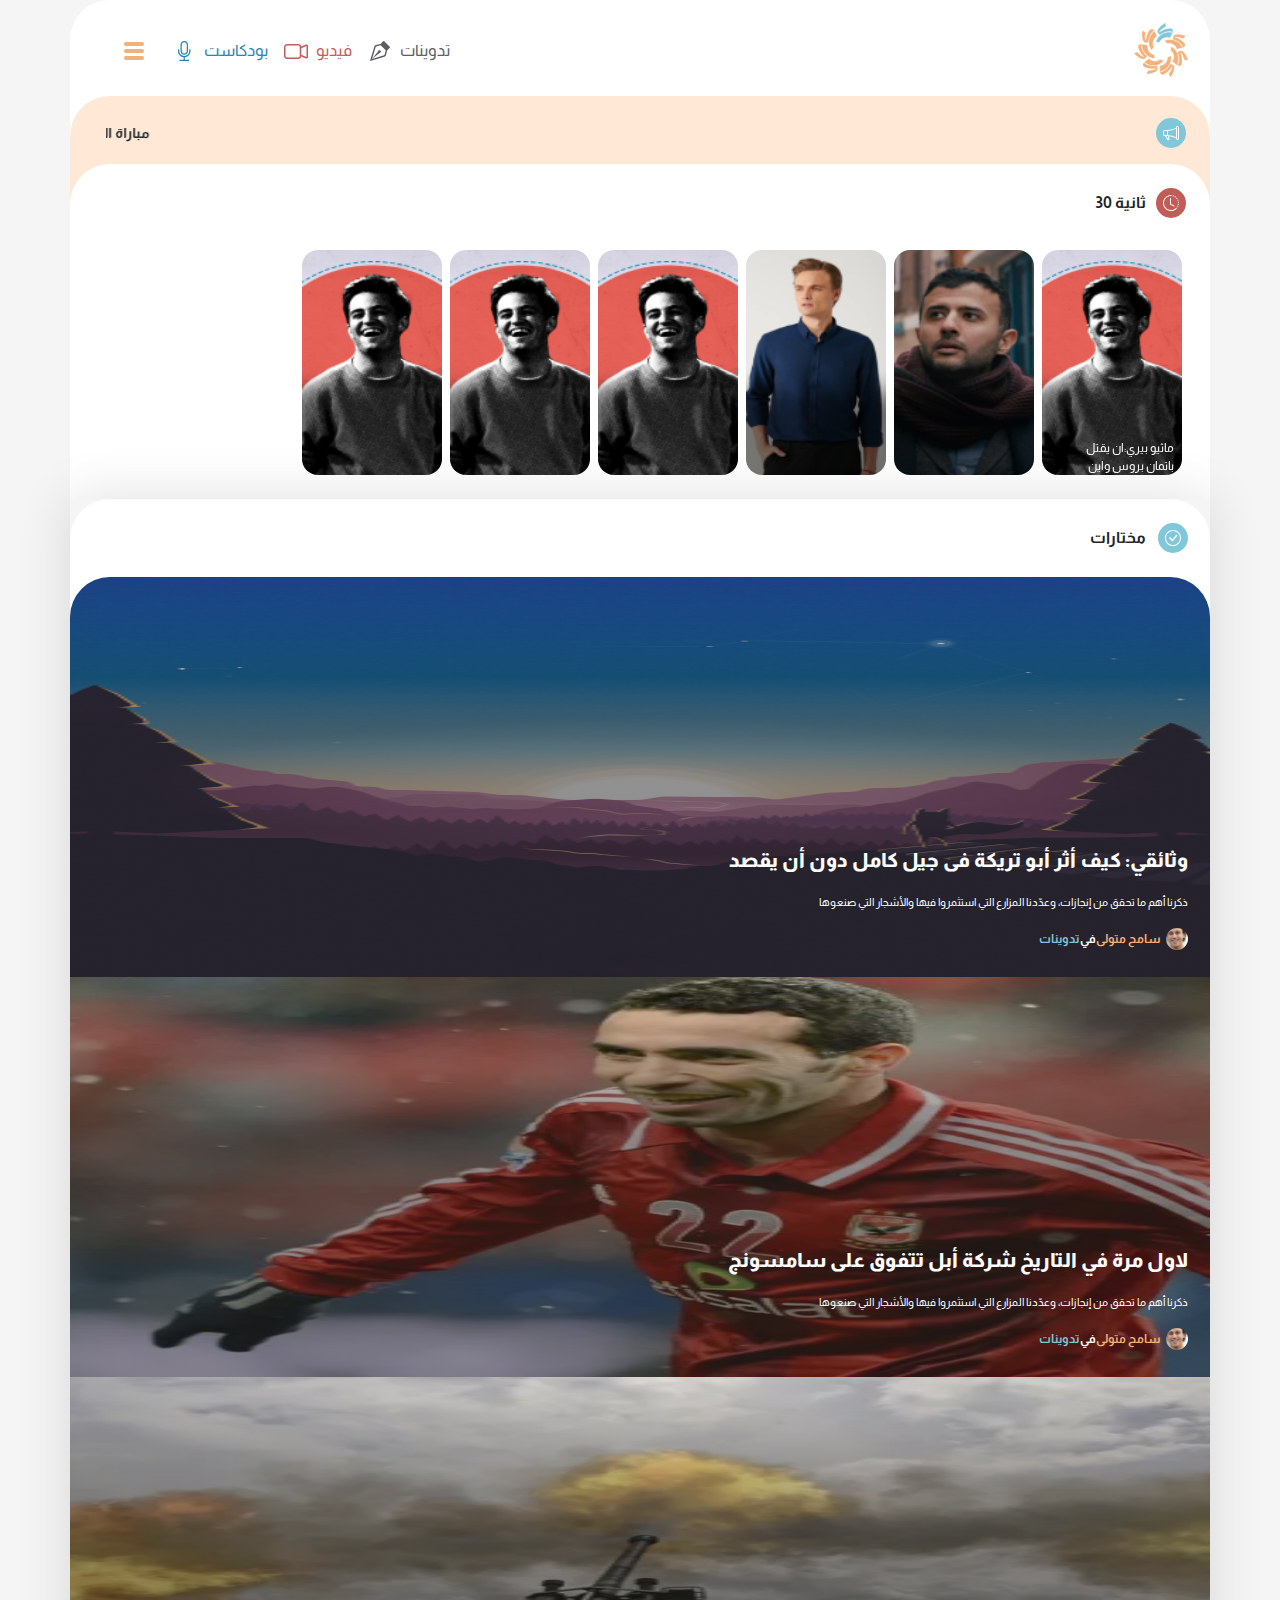
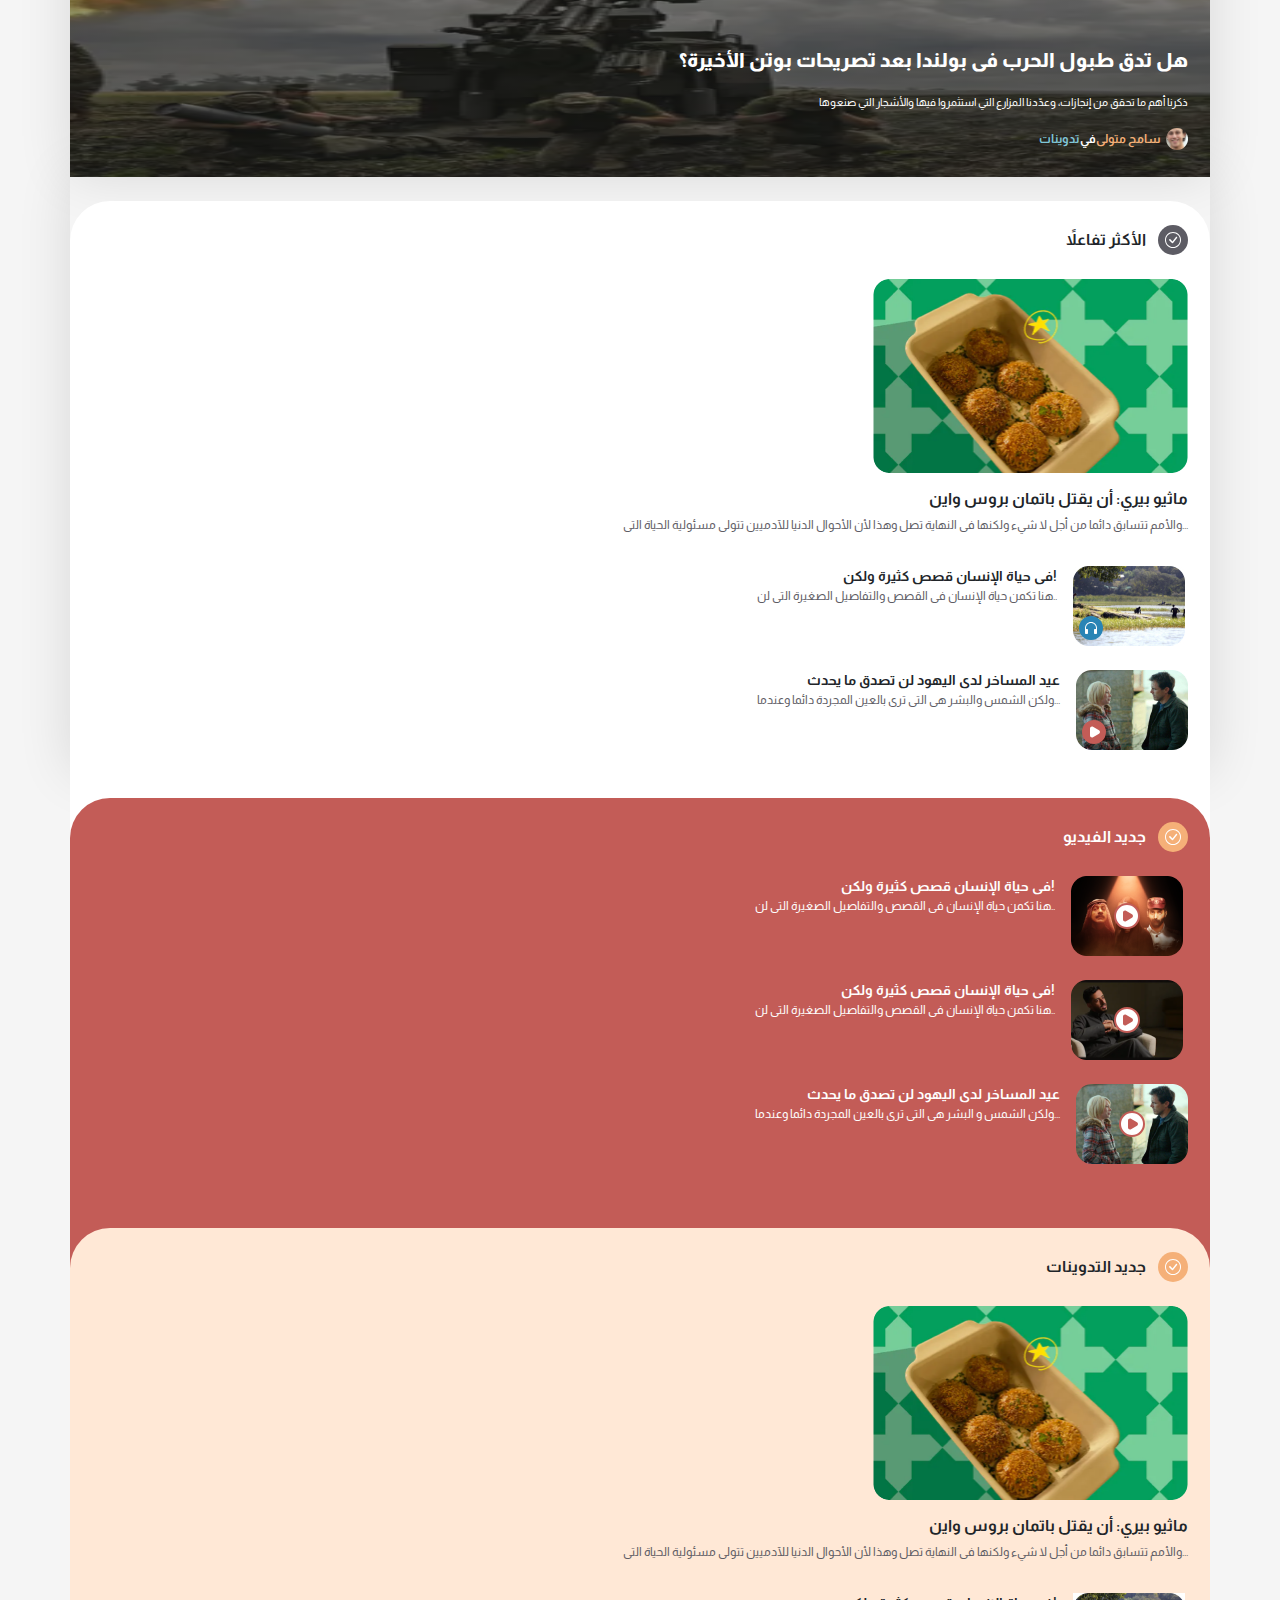
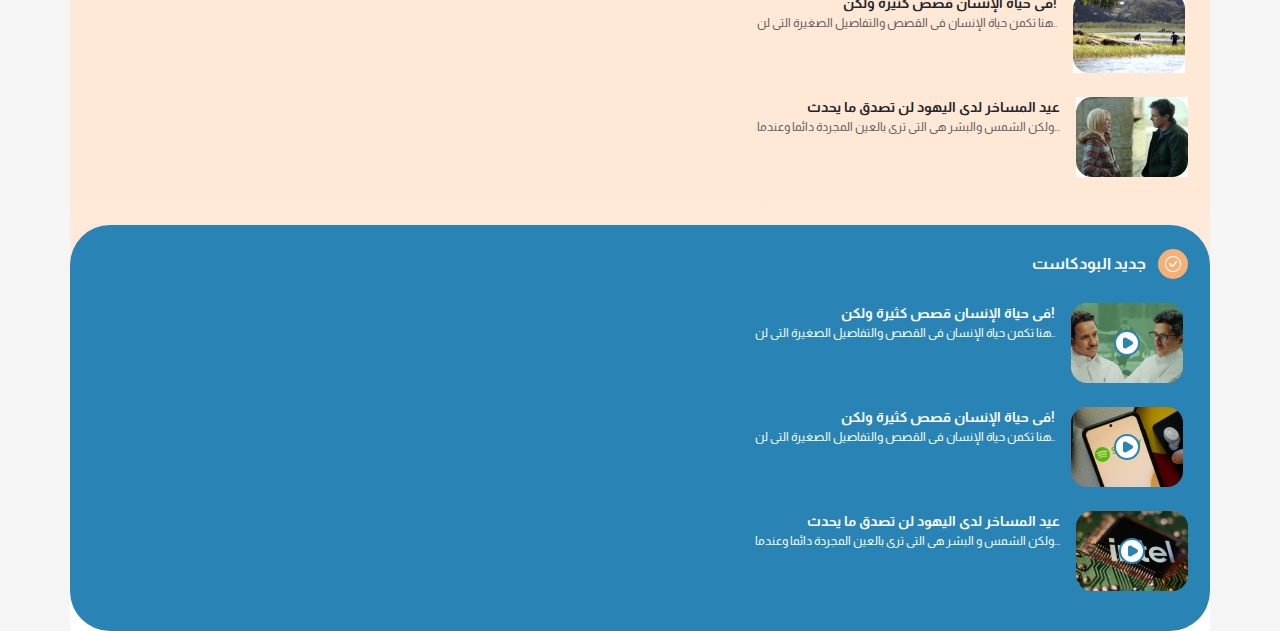
<file: index.html>
<!DOCTYPE html>
<html lang="ar">
  <head>
    <meta charset="UTF-8" />
    <meta name="viewport" content="width=device-width, initial-scale=1.0" />
    <!-- font-->
    <link rel="preconnect" href="https://fonts.googleapis.com" />
    <link rel="preconnect" href="https://fonts.gstatic.com" crossorigin />
    <link
      href="https://fonts.googleapis.com/css2?family=Almarai:wght@300;400;700;800&display=swap"
      rel="stylesheet"
    />
    <!--slike-->
    <link rel="stylesheet" href="slike/slick-1.8.1/slick/slick.css" />
    <link rel="stylesheet" href="slike/slick-1.8.1/slick/slick-theme.css" />

    <link rel="stylesheet" href="css/bootstrap.min.css" />
    <link rel="stylesheet" href="css/index.css" />
    <title>Document</title>
  </head>
  <body>
    <div class="container">
      <div class="mainHome d-flex flex-column align-items-center">
        <nav>
          <div
            class="d-flex justify-content-between align-items-center align-self-stretch"
          >
            <ul class="m-0 d-flex">
              <li>
                <a href="#"
                  ><svg
                    xmlns="http://www.w3.org/2000/svg"
                    width="32"
                    height="40"
                    viewBox="0 0 32 40"
                    fill="none"
                  >
                    <rect y="18" width="20" height="4" rx="2" fill="#F5B078" />
                    <rect y="25" width="20" height="4" rx="2" fill="#F5B078" />
                    <rect y="11" width="20" height="4" rx="2" fill="#F5B078" />
                  </svg>
                </a>
              </li>
              <li class="me-2">
                <a href="#" class="d-flex align-items-center ">
                  <svg
                    xmlns="http://www.w3.org/2000/svg"
                    width="40"
                    height="40"
                    viewBox="0 0 40 40"
                    fill="none"
                  >
                    <rect width="40" height="40" rx="8" fill="white" />
                    <path
                      d="M14.625 18.125C14.7908 18.125 14.9497 18.1908 15.0669 18.3081C15.1841 18.4253 15.25 18.5842 15.25 18.75V20C15.25 21.326 15.7768 22.5978 16.7144 23.5355C17.6521 24.4731 18.9239 24.9999 20.2499 24.9999C21.576 24.9999 22.8478 24.4731 23.7854 23.5355C24.7231 22.5978 25.2499 21.326 25.2499 20V18.75C25.2499 18.5842 25.3157 18.4253 25.4329 18.3081C25.5501 18.1908 25.7091 18.125 25.8749 18.125C26.0406 18.125 26.1996 18.1908 26.3168 18.3081C26.434 18.4253 26.4999 18.5842 26.4999 18.75V20C26.4999 21.5494 25.9244 23.0435 24.885 24.1926C23.8457 25.3417 22.4166 26.0637 20.8749 26.2187V28.7499H24.6249C24.7906 28.7499 24.9496 28.8157 25.0668 28.9329C25.184 29.0501 25.2499 29.2091 25.2499 29.3749C25.2499 29.5406 25.184 29.6996 25.0668 29.8168C24.9496 29.934 24.7906 29.9999 24.6249 29.9999H15.875C15.7092 29.9999 15.5503 29.934 15.433 29.8168C15.3158 29.6996 15.25 29.5406 15.25 29.3749C15.25 29.2091 15.3158 29.0501 15.433 28.9329C15.5503 28.8157 15.7092 28.7499 15.875 28.7499H19.6249V26.2187C18.0833 26.0637 16.6542 25.3417 15.6148 24.1926C14.5755 23.0435 14 21.5494 14 20V18.75C14 18.5842 14.0658 18.4253 14.1831 18.3081C14.3003 18.1908 14.4592 18.125 14.625 18.125Z"
                      fill="#2984B5"
                    />
                    <path
                      d="M22.7499 19.9999C22.7499 20.6629 22.4865 21.2988 22.0177 21.7676C21.5488 22.2365 20.913 22.4999 20.2499 22.4999C19.5869 22.4999 18.951 22.2365 18.4822 21.7676C18.0133 21.2988 17.75 20.6629 17.75 19.9999V13.75C17.75 13.0869 18.0133 12.451 18.4822 11.9822C18.951 11.5134 19.5869 11.25 20.2499 11.25C20.913 11.25 21.5488 11.5134 22.0177 11.9822C22.4865 12.451 22.7499 13.0869 22.7499 13.75V19.9999ZM20.2499 10C19.2554 10 18.3016 10.3951 17.5983 11.0983C16.8951 11.8016 16.5 12.7554 16.5 13.75V19.9999C16.5 20.9944 16.8951 21.9483 17.5983 22.6515C18.3016 23.3548 19.2554 23.7498 20.2499 23.7498C21.2445 23.7498 22.1983 23.3548 22.9015 22.6515C23.6048 21.9483 23.9999 20.9944 23.9999 19.9999V13.75C23.9999 12.7554 23.6048 11.8016 22.9015 11.0983C22.1983 10.3951 21.2445 10 20.2499 10Z"
                      fill="#2984B5"
                    />
                  </svg>
                  <p style="color: #2984B5;">بودكاست</p>
                </a>
              </li>
              <li class="me-2">
                <a href="#" class="d-flex align-items-center ">
                  <svg
                    xmlns="http://www.w3.org/2000/svg"
                    width="40"
                    height="40"
                    viewBox="0 0 40 40"
                    fill="none"
                  >
                    <path
                      fill-rule="evenodd"
                      clip-rule="evenodd"
                      d="M8 16C8 15.2044 8.31607 14.4413 8.87868 13.8787C9.44129 13.3161 10.2044 13 11 13H22.25C22.9776 12.9999 23.6805 13.2643 24.2277 13.7439C24.7749 14.2235 25.1292 14.8856 25.2245 15.607L29.8895 13.534C30.1178 13.4323 30.368 13.3892 30.6172 13.4087C30.8664 13.4283 31.1068 13.5098 31.3165 13.6458C31.5262 13.7819 31.6986 13.9682 31.8179 14.1879C31.9373 14.4075 31.9999 14.6535 32 14.9035V26.0965C31.9998 26.3463 31.9372 26.5921 31.8179 26.8115C31.6986 27.031 31.5264 27.2172 31.3169 27.3532C31.1074 27.4893 30.8673 27.5708 30.6183 27.5905C30.3693 27.6102 30.1193 27.5674 29.891 27.466L25.2245 25.393C25.1292 26.1144 24.7749 26.7765 24.2277 27.2561C23.6805 27.7357 22.9776 28.0001 22.25 28H11C10.2044 28 9.44129 27.6839 8.87868 27.1213C8.31607 26.5587 8 25.7956 8 25V16ZM25.25 23.7625L30.5 26.0965V14.9035L25.25 17.2375V23.7625ZM11 14.5C10.6022 14.5 10.2206 14.658 9.93934 14.9393C9.65804 15.2206 9.5 15.6022 9.5 16V25C9.5 25.3978 9.65804 25.7794 9.93934 26.0607C10.2206 26.342 10.6022 26.5 11 26.5H22.25C22.6478 26.5 23.0294 26.342 23.3107 26.0607C23.592 25.7794 23.75 25.3978 23.75 25V16C23.75 15.6022 23.592 15.2206 23.3107 14.9393C23.0294 14.658 22.6478 14.5 22.25 14.5H11Z"
                      fill="#C35C57"
                    />
                  </svg>
                  <p style="color: #C35C57;">فيديو</p>
                </a>
              </li>
              <li>
                <a href="#" class="d-flex align-items-center ">
                  <svg
                    xmlns="http://www.w3.org/2000/svg"
                    width="40"
                    height="40"
                    viewBox="0 0 40 40"
                    fill="none"
                  >
                    <path
                      fill-rule="evenodd"
                      clip-rule="evenodd"
                      d="M23.1846 10.2062C23.2498 10.1408 23.3273 10.089 23.4126 10.0536C23.4978 10.0182 23.5893 10 23.6816 10C23.7739 10 23.8653 10.0182 23.9506 10.0536C24.0359 10.089 24.1133 10.1408 24.1785 10.2062L29.7938 15.8215C29.8592 15.8867 29.911 15.9641 29.9464 16.0494C29.9818 16.1347 30 16.2261 30 16.3184C30 16.4107 29.9818 16.5022 29.9464 16.5874C29.911 16.6727 29.8592 16.7502 29.7938 16.8154L27.1237 19.4854L25.96 24.1363C25.8715 24.4904 25.6924 24.8154 25.4404 25.0795C25.1884 25.3436 24.8721 25.5376 24.5225 25.6426L10 30L14.3574 15.4761C14.4625 15.1269 14.6564 14.811 14.9202 14.5593C15.184 14.3075 15.5086 14.1286 15.8623 14.04L20.5132 12.8777L23.1846 10.2062ZM20.6578 14.2885L16.2035 15.4017C16.0852 15.4312 15.9767 15.491 15.8886 15.5752C15.8005 15.6594 15.7358 15.7651 15.7009 15.8818L12.0931 27.9055L24.1196 24.2977C24.2356 24.2625 24.3406 24.1979 24.4243 24.11C24.5079 24.0222 24.5674 23.9142 24.5969 23.7965L25.7115 19.3408L20.6578 14.2885Z"
                      fill="#5D5C64"
                    />
                    <path
                      fill-rule="evenodd"
                      clip-rule="evenodd"
                      d="M12.2152 27.8694L19.4702 21.9341C19.7478 21.9341 20.0192 21.8518 20.2501 21.6975C20.4809 21.5433 20.6609 21.324 20.7671 21.0675C20.8734 20.811 20.9012 20.5287 20.847 20.2564C20.7928 19.9841 20.6591 19.734 20.4628 19.5376C20.2665 19.3413 20.0163 19.2076 19.744 19.1534C19.4717 19.0993 19.1895 19.1271 18.9329 19.2333C18.6764 19.3396 18.4572 19.5195 18.3029 19.7504C18.1487 19.9812 18.0663 20.2526 18.0663 20.5303L12.131 27.7852L12.0945 27.9059L12.2152 27.8694Z"
                      fill="#5D5C64"
                    />
                  </svg>
                  <p style="color: #5D5C64;">تدوينات</p>
                </a>
              </li>
            </ul>
            <div>
              <h1>
                <img src="image/Logo 1.png" alt="logo" />
              </h1>
            </div>
          </div>
        </nav>
      </div>
      <section class="bg-white">
        <div
          class="news d-flex justify-content-between align-items-center align-self-stretch"
        >
          <div class="d-flex">
            <div class="c-pointer" id="btnUp">
              <svg
                xmlns="http://www.w3.org/2000/svg"
                width="16"
                height="16"
                viewBox="0 0 16 16"
                fill="none"
              >
                <path
                  fill-rule="evenodd"
                  clip-rule="evenodd"
                  d="M7.64601 4.64592C7.69245 4.59935 7.74763 4.56241 7.80837 4.5372C7.86912 4.512 7.93424 4.49902 8.00001 4.49902C8.06577 4.49902 8.13089 4.512 8.19164 4.5372C8.25238 4.56241 8.30756 4.59935 8.35401 4.64592L14.354 10.6459C14.4479 10.7398 14.5006 10.8671 14.5006 10.9999C14.5006 11.1327 14.4479 11.26 14.354 11.3539C14.2601 11.4478 14.1328 11.5005 14 11.5005C13.8672 11.5005 13.7399 11.4478 13.646 11.3539L8.00001 5.70692L2.35401 11.3539C2.26012 11.4478 2.13278 11.5005 2.00001 11.5005C1.86723 11.5005 1.73989 11.4478 1.64601 11.3539C1.55212 11.26 1.49937 11.1327 1.49937 10.9999C1.49937 10.8671 1.55212 10.7398 1.64601 10.6459L7.64601 4.64592Z"
                  fill="#C35C57"
                />
              </svg>
            </div>
            <div class="btnDown c-pointer" id="btnDown">
              <svg
                xmlns="http://www.w3.org/2000/svg"
                width="16"
                height="16"
                viewBox="0 0 16 16"
                fill="none"
              >
                <path
                  fill-rule="evenodd"
                  clip-rule="evenodd"
                  d="M7.64599 11.3541C7.69244 11.4006 7.74761 11.4376 7.80836 11.4628C7.8691 11.488 7.93422 11.501 7.99999 11.501C8.06576 11.501 8.13088 11.488 8.19162 11.4628C8.25237 11.4376 8.30754 11.4006 8.35399 11.3541L14.354 5.35408C14.4479 5.2602 14.5006 5.13286 14.5006 5.00008C14.5006 4.86731 14.4479 4.73997 14.354 4.64608C14.2601 4.5522 14.1328 4.49945 14 4.49945C13.8672 4.49945 13.7399 4.5522 13.646 4.64608L7.99999 10.2931L2.35399 4.64608C2.2601 4.5522 2.13277 4.49945 1.99999 4.49945C1.86721 4.49945 1.73988 4.5522 1.64599 4.64608C1.5521 4.73997 1.49936 4.86731 1.49936 5.00008C1.49936 5.13286 1.5521 5.2602 1.64599 5.35408L7.64599 11.3541Z"
                  fill="#C35C57"
                />
              </svg>
            </div>
          </div>
          <div class="d-flex align-items-center" id="innerNews">
            <h4 id="dataNews">الحرب على غزة #</h4>
            <marquee id="mark" direction="right">
              <h4 id="dataNews">الحرب على غزة #</h4>
              <h4 id="dataNews">اعتزال الاسطورة ميسي</h4>
              <h4 id="dataNews">مباراة الاهلى اليوم</h4>
            </marquee>
            <div class="parent-svg">
              <svg
                xmlns="http://www.w3.org/2000/svg"
                width="16"
                height="16"
                viewBox="0 0 16 16"
                fill="none"
              >
                <g clip-path="url(#clip0_2023_822)">
                  <path
                    d="M13 2.5C13 2.10218 13.158 1.72064 13.4393 1.43934C13.7206 1.15804 14.1022 1 14.5 1C14.8978 1 15.2794 1.15804 15.5607 1.43934C15.842 1.72064 16 2.10218 16 2.5V13.5C16 13.8978 15.842 14.2794 15.5607 14.5607C15.2794 14.842 14.8978 15 14.5 15C14.1022 15 13.7206 14.842 13.4393 14.5607C13.158 14.2794 13 13.8978 13 13.5V13.286C10.838 12.045 8.51 11.443 6.088 11.203L6.493 13.915C6.5202 14.0595 6.5152 14.2082 6.47837 14.3505C6.44154 14.4928 6.37378 14.6253 6.27992 14.7385C6.18605 14.8516 6.06839 14.9427 5.93532 15.0052C5.80224 15.0677 5.65702 15.1 5.51 15.1H4.962C4.76762 15.1 4.57746 15.0433 4.41478 14.9369C4.2521 14.8306 4.12395 14.6791 4.046 14.501L2.196 11.011L1.994 11.008C1.46436 11.0027 0.95812 10.7891 0.584905 10.4132C0.211691 10.0374 0.00155184 9.52966 0 9L0 7C0.00178478 6.47029 0.21157 5.96248 0.584163 5.58596C0.956756 5.20944 1.46234 4.99434 1.992 4.987C2.82002 4.97571 3.6478 4.95071 4.475 4.912C7.518 4.758 10.623 4.063 13 2.713V2.5ZM14 2.5V13.5C14 13.6326 14.0527 13.7598 14.1464 13.8536C14.2402 13.9473 14.3674 14 14.5 14C14.6326 14 14.7598 13.9473 14.8536 13.8536C14.9473 13.7598 15 13.6326 15 13.5V2.5C15 2.36739 14.9473 2.24021 14.8536 2.14645C14.7598 2.05268 14.6326 2 14.5 2C14.3674 2 14.2402 2.05268 14.1464 2.14645C14.0527 2.24021 14 2.36739 14 2.5ZM13 3.85C10.656 5.055 7.791 5.692 5 5.883V10.116C5.18 10.126 5.359 10.138 5.537 10.152C8.105 10.341 10.63 10.896 13 12.145V3.85ZM4 10.065V5.935C3.3362 5.9593 2.67216 5.97663 2.008 5.987C1.74077 5.99014 1.48545 6.09803 1.29695 6.28747C1.10844 6.47691 1.00182 6.73276 1 7V9C1 9.55 1.448 10.002 2.006 10.009C2.67093 10.0168 3.33568 10.0355 4 10.065ZM3.343 11.04L4.952 14.077L4.962 14.101H5.51L5.508 14.087L5.065 11.121C4.49137 11.0864 3.91732 11.0591 3.343 11.039V11.04Z"
                    fill="white"
                  />
                </g>
                <defs>
                  <clipPath id="clip0_2023_822">
                    <rect width="16" height="16" fill="white" />
                  </clipPath>
                </defs>
              </svg>
            </div>
          </div>
        </div>
      </section>
      <section class="rels-section">
        <div class="rels">
          <div class="time">
            <p class="fw-bolder">30 ثانية</p>
            <div class="parent-svg">
              <svg
                xmlns="http://www.w3.org/2000/svg"
                width="16"
                height="16"
                viewBox="0 0 16 16"
                fill="none"
              >
                <g clip-path="url(#clip0_2023_713)">
                  <path
                    d="M8.515 1.019C8.34363 1.00635 8.17184 1.00001 8 1V0C8.19654 9.58276e-05 8.393 0.00743414 8.589 0.022L8.515 1.019ZM10.519 1.469C10.1984 1.34529 9.86923 1.24536 9.534 1.17L9.753 0.194C10.137 0.28 10.5123 0.394 10.879 0.536L10.519 1.469ZM11.889 2.179C11.746 2.08364 11.5996 1.99358 11.45 1.909L11.943 1.039C12.285 1.23266 12.6122 1.45125 12.922 1.693L12.307 2.482C12.1714 2.37623 12.032 2.2755 11.889 2.18V2.179ZM13.723 3.969C13.5252 3.688 13.3069 3.42194 13.07 3.173L13.794 2.483C14.0647 2.769 14.3137 3.07233 14.541 3.393L13.723 3.969ZM14.467 5.321C14.4014 5.16243 14.33 5.00632 14.253 4.853L15.146 4.403C15.3225 4.75412 15.4729 5.11777 15.596 5.491L14.646 5.804C14.5923 5.64086 14.5326 5.47975 14.467 5.321ZM14.997 7.828C14.9889 7.48434 14.9555 7.14175 14.897 6.803L15.882 6.633C15.9487 7.01967 15.9873 7.40967 15.998 7.803L14.997 7.828ZM14.866 9.366C14.8993 9.19667 14.9263 9.02667 14.947 8.856L15.94 8.979C15.8918 9.36913 15.8149 9.75517 15.71 10.134L14.746 9.867C14.792 9.70233 14.832 9.53533 14.866 9.366ZM13.914 11.745C14.098 11.4543 14.26 11.1517 14.4 10.837L15.314 11.242C15.154 11.602 14.969 11.948 14.759 12.28L13.914 11.745ZM12.95 12.95C13.072 12.828 13.1887 12.702 13.3 12.572L14.058 13.225C13.9297 13.3739 13.7959 13.518 13.657 13.657L12.95 12.95Z"
                    fill="white"
                  />
                  <path
                    d="M8.00001 1C6.84889 1.00008 5.71556 1.28405 4.70039 1.82674C3.68522 2.36943 2.81956 3.1541 2.18007 4.11125C1.54058 5.0684 1.14701 6.16848 1.03421 7.31406C0.921406 8.45964 1.09286 9.61536 1.53339 10.6789C1.97391 11.7423 2.66991 12.6808 3.55974 13.4111C4.44956 14.1413 5.50575 14.6409 6.63475 14.8655C7.76374 15.0901 8.9307 15.0328 10.0323 14.6987C11.1338 14.3645 12.136 13.7639 12.95 12.95L13.657 13.657C12.7267 14.5878 11.5813 15.2747 10.3221 15.657C9.06284 16.0393 7.72878 16.105 6.43807 15.8485C5.14737 15.5919 3.93987 15.021 2.92256 14.1862C1.90525 13.3515 1.10955 12.2787 0.605945 11.0629C0.102345 9.84711 -0.0936027 8.52588 0.0354651 7.21627C0.164533 5.90666 0.614631 4.6491 1.34588 3.55502C2.07713 2.46094 3.06695 1.56411 4.22764 0.944003C5.38833 0.323895 6.68406 -0.000348732 8.00001 2.81458e-07V1Z"
                    fill="white"
                  />
                  <path
                    d="M7.5 3C7.63261 3 7.75979 3.05268 7.85355 3.14645C7.94732 3.24021 8 3.36739 8 3.5V8.71L11.248 10.566C11.3598 10.6334 11.4408 10.7419 11.4736 10.8683C11.5065 10.9946 11.4886 11.1288 11.4238 11.2422C11.3591 11.3556 11.2525 11.4391 11.127 11.4749C11.0014 11.5108 10.8669 11.4961 10.752 11.434L7.252 9.434C7.17547 9.39029 7.11186 9.32712 7.06761 9.25091C7.02335 9.17469 7.00003 9.08813 7 9V3.5C7 3.36739 7.05268 3.24021 7.14645 3.14645C7.24021 3.05268 7.36739 3 7.5 3Z"
                    fill="white"
                  />
                </g>
                <defs>
                  <clipPath id="clip0_2023_713">
                    <rect width="16" height="16" fill="white" />
                  </clipPath>
                </defs>
              </svg>
            </div>
          </div>
        </div>
      </section>
      <div class="bg-white overflow-hidden">
        <div class="slick-rels" dir="rtl">
          <div class="son">
            <img src="image/image 5.png" alt="" />
            <h3>ماثيو بيري:ان يقتل باتمان بروس واين</h3>
        </div>
          <div class="son"><img src="image/image 4.png" alt="rels" /></div>
          <div class="son"><img src="image/image 4 (1).png" alt="rels" /></div>
          <div class="son"><img src="image/image 5.png" alt="rels" /></div>
          <div class="son"><img src="image/image 5.png" alt="rels" /></div>
          <div class="son"><img src="image/image 5.png" alt="rels" /></div>
        </div>
      </div>
      <section class="moktarat">
        <div>
          <div class="end-flex">
            <p class="fw-bolder">مختارات</p>
            <div class="parent-svg">
              <svg xmlns="http://www.w3.org/2000/svg" width="16" height="16" viewBox="0 0 16 16" fill="none">
                <g clip-path="url(#clip0_2024_861)">
                  <path d="M8 15C6.14348 15 4.36301 14.2625 3.05025 12.9497C1.7375 11.637 1 9.85652 1 8C1 6.14348 1.7375 4.36301 3.05025 3.05025C4.36301 1.7375 6.14348 1 8 1C9.85652 1 11.637 1.7375 12.9497 3.05025C14.2625 4.36301 15 6.14348 15 8C15 9.85652 14.2625 11.637 12.9497 12.9497C11.637 14.2625 9.85652 15 8 15ZM8 16C10.1217 16 12.1566 15.1571 13.6569 13.6569C15.1571 12.1566 16 10.1217 16 8C16 5.87827 15.1571 3.84344 13.6569 2.34315C12.1566 0.842855 10.1217 0 8 0C5.87827 0 3.84344 0.842855 2.34315 2.34315C0.842855 3.84344 0 5.87827 0 8C0 10.1217 0.842855 12.1566 2.34315 13.6569C3.84344 15.1571 5.87827 16 8 16Z" fill="white"/>
                  <path d="M10.97 4.96979L10.95 4.99179L7.47697 9.41679L5.38397 7.32279C5.2418 7.19031 5.05375 7.11819 4.85945 7.12162C4.66515 7.12505 4.47976 7.20376 4.34235 7.34117C4.20494 7.47858 4.12623 7.66397 4.1228 7.85827C4.11937 8.05257 4.19149 8.24062 4.32397 8.38279L6.96997 11.0298C7.04125 11.1009 7.12614 11.157 7.21956 11.1946C7.31298 11.2323 7.41302 11.2507 7.51372 11.2489C7.61442 11.247 7.71371 11.2249 7.80567 11.1838C7.89763 11.1427 7.98038 11.0835 8.04897 11.0098L12.041 6.01979C12.1769 5.87712 12.2512 5.68669 12.2479 5.48966C12.2445 5.29263 12.1637 5.10484 12.023 4.96689C11.8823 4.82893 11.693 4.7519 11.4959 4.75244C11.2988 4.75299 11.1099 4.83106 10.97 4.96979Z" fill="white"/>
                </g>
                <defs>
                  <clipPath id="clip0_2024_861">
                    <rect width="16" height="16" fill="white"/>
                  </clipPath>
                </defs>
              </svg>
            </div>
          </div>
          <div class="position-relative parentMoktarat text-white w-100">
            <img src="image/Rectangle 9.png" alt="تدوينات" class="w-100">
            <div class="layer"></div>
            <div class="content flex-column text-end position-absolute">
              <h2 >وثائقي: كيف أثر أبو تريكة فى جيل كامل دون أن يقصد</h2>
              <p>ذكرنا أهم ما تحقق من إنجازات، وعدّدنا المزارع التي استثمروا فيها والأشجار التي صنعوها </p>
              <div class="user">
                <h3>تدوينات</h3>
                <span>في</span>
                <h4>سامح متولى</h4>
                <img src="image/image 3.png" alt="user" >
              </div>
            </div>
          </div>
          <div class="position-relative parentMoktarat two text-white w-100">
            <img src="image/Rectangle 12.png" alt="تدوينات" class="w-100">
            <div class="layer"></div>
            <div class="content flex-column text-end position-absolute">
              <h2 >لاول مرة في التاريخ شركة أبل تتفوق على سامسونج</h2>
              <p>ذكرنا أهم ما تحقق من إنجازات، وعدّدنا المزارع التي استثمروا فيها والأشجار التي صنعوها </p>
              <div class="user">
                <h3>تدوينات</h3>
                <span>في</span>
                <h4>سامح متولى</h4>
                <img src="image/image 3.png" alt="user" >
              </div>
            </div>
          </div>
          <div class="position-relative parentMoktarat two text-white w-100">
            <img src="image/Rectangle 13.png" alt="تدوينات" class="w-100">
            <div class="layer"></div>
            <div class="content flex-column text-end position-absolute">
              <h2 >هل تدق طبول الحرب فى بولندا بعد تصريحات بوتن الأخيرة؟</h2>
              <p>ذكرنا أهم ما تحقق من إنجازات، وعدّدنا المزارع التي استثمروا فيها والأشجار التي صنعوها </p>
              <div class="user">
                <h3>تدوينات</h3>
                <span>في</span>
                <h4>سامح متولى</h4>
                <img src="image/image 3.png" alt="user" >
              </div>
            </div>
          </div>
        </div>
      </section>
      <section class="interaction">
        <div>
          <div class="end-flex">
            <p class="fw-bolder">الأكثر تفاعلاً</p>
            <div class="parent-svg">
              <svg xmlns="http://www.w3.org/2000/svg" width="16" height="16" viewBox="0 0 16 16" fill="none">
                <g clip-path="url(#clip0_2024_1090)">
                  <path d="M8 15C6.14348 15 4.36301 14.2625 3.05025 12.9497C1.7375 11.637 1 9.85652 1 8C1 6.14348 1.7375 4.36301 3.05025 3.05025C4.36301 1.7375 6.14348 1 8 1C9.85652 1 11.637 1.7375 12.9497 3.05025C14.2625 4.36301 15 6.14348 15 8C15 9.85652 14.2625 11.637 12.9497 12.9497C11.637 14.2625 9.85652 15 8 15ZM8 16C10.1217 16 12.1566 15.1571 13.6569 13.6569C15.1571 12.1566 16 10.1217 16 8C16 5.87827 15.1571 3.84344 13.6569 2.34315C12.1566 0.842855 10.1217 0 8 0C5.87827 0 3.84344 0.842855 2.34315 2.34315C0.842855 3.84344 0 5.87827 0 8C0 10.1217 0.842855 12.1566 2.34315 13.6569C3.84344 15.1571 5.87827 16 8 16Z" fill="white"/>
                  <path d="M10.97 4.97004L10.95 4.99204L7.47697 9.41704L5.38397 7.32304C5.2418 7.19056 5.05375 7.11843 4.85945 7.12186C4.66515 7.12529 4.47976 7.204 4.34235 7.34141C4.20494 7.47883 4.12623 7.66421 4.1228 7.85851C4.11937 8.05282 4.19149 8.24086 4.32397 8.38304L6.96997 11.03C7.04125 11.1012 7.12614 11.1573 7.21956 11.1949C7.31298 11.2325 7.41302 11.251 7.51372 11.2491C7.61442 11.2472 7.71371 11.2251 7.80567 11.184C7.89763 11.143 7.98038 11.0838 8.04897 11.01L12.041 6.02004C12.1769 5.87737 12.2512 5.68693 12.2479 5.4899C12.2445 5.29288 12.1637 5.10508 12.023 4.96713C11.8823 4.82918 11.693 4.75214 11.4959 4.75269C11.2988 4.75323 11.1099 4.83131 10.97 4.97004Z" fill="white"/>
                </g>
                <defs>
                  <clipPath id="clip0_2024_1090">
                    <rect width="16" height="16" fill="white"/>
                  </clipPath>
                </defs>
              </svg>
            </div>
          </div>
          <img class="main-img" src="image/Rectangle 9 (1).png" alt="الاكثر تفاعلاً" >
          <h2>ماثيو بيري: أن يقتل باتمان بروس واين</h2>
          <p>والأمم تتسابق دائما من أجل لا شيء ولكنها فى النهاية تصل وهذا لأن الأحوال الدنيا للآدميين تتولى مسئولية الحياة التى...</p>
          <div class="under-content d-flex flex-column ms-auto">
            <div class="d-flex">
              <div class="textImg">
                <h2 class="m-0">فى حياة الإنسان قصص كثيرة ولكن!</h2>
                <p>هنا تكمن حياة الإنسان فى القصص والتفاصيل الصغيرة التى لن..</p>
              </div>
              <div class="imge position-relative">
                <img  src="image/Rectangle 9.jpg" alt="life">
                <div class="position-absolute">
                  <svg xmlns="http://www.w3.org/2000/svg" width="12" height="12" viewBox="0 0 12 12" fill="none">
                    <path d="M6 1C4.67392 1 3.40215 1.52678 2.46447 2.46447C1.52678 3.40215 1 4.67392 1 6V7H2C2.26522 7 2.51957 7.10536 2.70711 7.29289C2.89464 7.48043 3 7.73478 3 8V11C3 11.2652 2.89464 11.5196 2.70711 11.7071C2.51957 11.8946 2.26522 12 2 12H1C0.734784 12 0.48043 11.8946 0.292893 11.7071C0.105357 11.5196 0 11.2652 0 11V6C-1.17411e-08 5.21207 0.155195 4.43185 0.456723 3.7039C0.758251 2.97595 1.20021 2.31451 1.75736 1.75736C2.31451 1.20021 2.97595 0.758251 3.7039 0.456723C4.43185 0.155195 5.21207 0 6 0C6.78793 0 7.56815 0.155195 8.2961 0.456723C9.02405 0.758251 9.68549 1.20021 10.2426 1.75736C10.7998 2.31451 11.2417 2.97595 11.5433 3.7039C11.8448 4.43185 12 5.21207 12 6V11C12 11.2652 11.8946 11.5196 11.7071 11.7071C11.5196 11.8946 11.2652 12 11 12H10C9.73478 12 9.48043 11.8946 9.29289 11.7071C9.10536 11.5196 9 11.2652 9 11V8C9 7.73478 9.10536 7.48043 9.29289 7.29289C9.48043 7.10536 9.73478 7 10 7H11V6C11 4.67392 10.4732 3.40215 9.53553 2.46447C8.59785 1.52678 7.32608 1 6 1Z" fill="white"/>
                  </svg>
                </div>
              </div>
            </div>
            <div class="d-flex">
              <div class="textImg">
                <h2 class="m-0">عيد المساخر لدى اليهود لن تصدق ما يحدث</h2>
                <p>ولكن الشمس والبشر هى التى ترى بالعين المجردة دائما وعندما...</p>
              </div>
              <div class="imge position-relative">
                <img  src="image/Rectangle 9 (1).jpg" alt="life">
                <div class="position-absolute vid">
                  <svg xmlns="http://www.w3.org/2000/svg" width="16" height="16" viewBox="0 0 16 16" fill="none">
                    <g clip-path="url(#clip0_2024_1217)">
                      <path d="M13 6.26795C14.3333 7.03775 14.3333 8.96225 13 9.73205L7 13.1962C5.66666 13.966 4 13.0037 4 11.4641L4 4.5359C4 2.9963 5.66667 2.03405 7 2.80385L13 6.26795Z" fill="white"/>
                    </g>
                    <defs>
                      <clipPath id="clip0_2024_1217">
                        <rect width="16" height="16" fill="white"/>
                      </clipPath>
                    </defs>
                  </svg>
                </div>
              </div>
            </div>
          </div>
        </div>
      </section>
      <section class="interaction newVid text-white">
        <div>
          <div class="end-flex">
            <p class="fw-bolder ">جديد الفيديو</p>
            <div class="parent-svg">
              <svg xmlns="http://www.w3.org/2000/svg" width="16" height="16" viewBox="0 0 16 16" fill="none">
                <g clip-path="url(#clip0_2024_1485)">
                  <path d="M8 15C6.14348 15 4.36301 14.2625 3.05025 12.9497C1.7375 11.637 1 9.85652 1 8C1 6.14348 1.7375 4.36301 3.05025 3.05025C4.36301 1.7375 6.14348 1 8 1C9.85652 1 11.637 1.7375 12.9497 3.05025C14.2625 4.36301 15 6.14348 15 8C15 9.85652 14.2625 11.637 12.9497 12.9497C11.637 14.2625 9.85652 15 8 15ZM8 16C10.1217 16 12.1566 15.1571 13.6569 13.6569C15.1571 12.1566 16 10.1217 16 8C16 5.87827 15.1571 3.84344 13.6569 2.34315C12.1566 0.842855 10.1217 0 8 0C5.87827 0 3.84344 0.842855 2.34315 2.34315C0.842855 3.84344 0 5.87827 0 8C0 10.1217 0.842855 12.1566 2.34315 13.6569C3.84344 15.1571 5.87827 16 8 16Z" fill="white"/>
                  <path d="M10.97 4.97004L10.95 4.99204L7.47697 9.41704L5.38397 7.32304C5.2418 7.19056 5.05375 7.11843 4.85945 7.12186C4.66515 7.12529 4.47976 7.204 4.34235 7.34141C4.20494 7.47883 4.12623 7.66421 4.1228 7.85851C4.11937 8.05282 4.19149 8.24086 4.32397 8.38304L6.96997 11.03C7.04125 11.1012 7.12614 11.1573 7.21956 11.1949C7.31298 11.2325 7.41302 11.251 7.51372 11.2491C7.61442 11.2472 7.71371 11.2251 7.80567 11.184C7.89763 11.143 7.98038 11.0838 8.04897 11.01L12.041 6.02004C12.1769 5.87737 12.2512 5.68693 12.2479 5.4899C12.2445 5.29288 12.1637 5.10508 12.023 4.96713C11.8823 4.82918 11.693 4.75214 11.4959 4.75269C11.2988 4.75323 11.1099 4.83131 10.97 4.97004Z" fill="white"/>
                </g>
                <defs>
                  <clipPath id="clip0_2024_1485">
                    <rect width="16" height="16" fill="white"/>
                  </clipPath>
                </defs>
              </svg>
            </div>
          </div>
          <div class="under-content d-flex flex-column ms-auto">
            <div class="d-flex">
              <div class="textImg">
                <h2 class="m-0">فى حياة الإنسان قصص كثيرة ولكن!</h2>
                <p class="text-white">هنا تكمن حياة الإنسان فى القصص والتفاصيل الصغيرة التى لن..</p>
              </div>
              <div class="imge position-relative">
                <img  src="image/Rectangle 9 (2).png" alt="video">
                <div class="position-absolute">
                  <svg xmlns="http://www.w3.org/2000/svg" width="16" height="16" viewBox="0 0 16 16" fill="none">
                    <g clip-path="url(#clip0_2024_1612)">
                      <path d="M13 6.26795C14.3333 7.03775 14.3333 8.96225 13 9.73205L7 13.1962C5.66666 13.966 4 13.0037 4 11.4641L4 4.5359C4 2.9963 5.66667 2.03405 7 2.80385L13 6.26795Z" fill="#C35C57"/>
                    </g>
                    <defs>
                      <clipPath id="clip0_2024_1612">
                        <rect width="16" height="16" fill="white"/>
                      </clipPath>
                    </defs>
                  </svg>
                </div>
              </div>
            </div>
            <div class="d-flex">
              <div class="textImg">
                <h2 class="m-0">فى حياة الإنسان قصص كثيرة ولكن!</h2>
                <p class="text-white">هنا تكمن حياة الإنسان فى القصص والتفاصيل الصغيرة التى لن..</p>
              </div>
              <div class="imge position-relative">
                <img  src="image/Rectangle 9 (3).png" alt="video">
                <div class="position-absolute">
                  <svg xmlns="http://www.w3.org/2000/svg" width="16" height="16" viewBox="0 0 16 16" fill="none">
                    <g clip-path="url(#clip0_2024_1612)">
                      <path d="M13 6.26795C14.3333 7.03775 14.3333 8.96225 13 9.73205L7 13.1962C5.66666 13.966 4 13.0037 4 11.4641L4 4.5359C4 2.9963 5.66667 2.03405 7 2.80385L13 6.26795Z" fill="#C35C57"/>
                    </g>
                    <defs>
                      <clipPath id="clip0_2024_1612">
                        <rect width="16" height="16" fill="white"/>
                      </clipPath>
                    </defs>
                  </svg>
                </div>
              </div>
            </div>
            <div class="d-flex three">
              <div class="textImg">
                <h2 class="m-0">عيد المساخر لدى اليهود لن تصدق ما يحدث</h2>
                <p class="text-white">ولكن الشمس و البشر هى التى ترى بالعين المجردة دائما وعندما...</p>
              </div>
              <div class="imge position-relative">
                <img  src="image/Rectangle 9 (4).png" alt="video">
                <div class="position-absolute">
                  <svg xmlns="http://www.w3.org/2000/svg" width="16" height="16" viewBox="0 0 16 16" fill="none">
                    <g clip-path="url(#clip0_2024_1612)">
                      <path d="M13 6.26795C14.3333 7.03775 14.3333 8.96225 13 9.73205L7 13.1962C5.66666 13.966 4 13.0037 4 11.4641L4 4.5359C4 2.9963 5.66667 2.03405 7 2.80385L13 6.26795Z" fill="#C35C57"/>
                    </g>
                    <defs>
                      <clipPath id="clip0_2024_1612">
                        <rect width="16" height="16" fill="white"/>
                      </clipPath>
                    </defs>
                  </svg>
                </div>
              </div>
            </div>
            
          </div>
        </div>
      </section>
      <section class="interaction moreInteraction">
        <div>
          <div class="end-flex">
            <p class="fw-bolder">جديد التدوينات</p>
            <div class="parent-svg">
              <svg xmlns="http://www.w3.org/2000/svg" width="16" height="16" viewBox="0 0 16 16" fill="none">
                <g clip-path="url(#clip0_2024_1090)">
                  <path d="M8 15C6.14348 15 4.36301 14.2625 3.05025 12.9497C1.7375 11.637 1 9.85652 1 8C1 6.14348 1.7375 4.36301 3.05025 3.05025C4.36301 1.7375 6.14348 1 8 1C9.85652 1 11.637 1.7375 12.9497 3.05025C14.2625 4.36301 15 6.14348 15 8C15 9.85652 14.2625 11.637 12.9497 12.9497C11.637 14.2625 9.85652 15 8 15ZM8 16C10.1217 16 12.1566 15.1571 13.6569 13.6569C15.1571 12.1566 16 10.1217 16 8C16 5.87827 15.1571 3.84344 13.6569 2.34315C12.1566 0.842855 10.1217 0 8 0C5.87827 0 3.84344 0.842855 2.34315 2.34315C0.842855 3.84344 0 5.87827 0 8C0 10.1217 0.842855 12.1566 2.34315 13.6569C3.84344 15.1571 5.87827 16 8 16Z" fill="white"/>
                  <path d="M10.97 4.97004L10.95 4.99204L7.47697 9.41704L5.38397 7.32304C5.2418 7.19056 5.05375 7.11843 4.85945 7.12186C4.66515 7.12529 4.47976 7.204 4.34235 7.34141C4.20494 7.47883 4.12623 7.66421 4.1228 7.85851C4.11937 8.05282 4.19149 8.24086 4.32397 8.38304L6.96997 11.03C7.04125 11.1012 7.12614 11.1573 7.21956 11.1949C7.31298 11.2325 7.41302 11.251 7.51372 11.2491C7.61442 11.2472 7.71371 11.2251 7.80567 11.184C7.89763 11.143 7.98038 11.0838 8.04897 11.01L12.041 6.02004C12.1769 5.87737 12.2512 5.68693 12.2479 5.4899C12.2445 5.29288 12.1637 5.10508 12.023 4.96713C11.8823 4.82918 11.693 4.75214 11.4959 4.75269C11.2988 4.75323 11.1099 4.83131 10.97 4.97004Z" fill="white"/>
                </g>
                <defs>
                  <clipPath id="clip0_2024_1090">
                    <rect width="16" height="16" fill="white"/>
                  </clipPath>
                </defs>
              </svg>
            </div>
          </div>
          <img class="main-img" src="image/Rectangle 9 (1).png" alt="الاكثر تفاعلاً" >
          <h2>ماثيو بيري: أن يقتل باتمان بروس واين</h2>
          <p>والأمم تتسابق دائما من أجل لا شيء ولكنها فى النهاية تصل وهذا لأن الأحوال الدنيا للآدميين تتولى مسئولية الحياة التى...</p>
          <div class="under-content d-flex flex-column ms-auto">
            <div class="d-flex">
              <div class="textImg">
                <h2 class="m-0">فى حياة الإنسان قصص كثيرة ولكن!</h2>
                <p>هنا تكمن حياة الإنسان فى القصص والتفاصيل الصغيرة التى لن..</p>
              </div>
              <div class="imge position-relative">
                <img  src="image/Rectangle 9.jpg" alt="life">
              </div>
            </div>
            <div class="d-flex">
              <div class="textImg">
                <h2 class="m-0">عيد المساخر لدى اليهود لن تصدق ما يحدث</h2>
                <p>ولكن الشمس والبشر هى التى ترى بالعين المجردة دائما وعندما...</p>
              </div>
              <div class="imge position-relative">
                <img  src="image/Rectangle 9 (1).jpg" alt="life">
              </div>
            </div>
          </div>
        </div>
      </section>
      <section class="interaction newVid text-white newBCast">
        <div>
          <div class="end-flex">
            <p class="fw-bolder ">جديد  البودكاست</p>
            <div class="parent-svg">
              <svg xmlns="http://www.w3.org/2000/svg" width="16" height="16" viewBox="0 0 16 16" fill="none">
                <g clip-path="url(#clip0_2024_1485)">
                  <path d="M8 15C6.14348 15 4.36301 14.2625 3.05025 12.9497C1.7375 11.637 1 9.85652 1 8C1 6.14348 1.7375 4.36301 3.05025 3.05025C4.36301 1.7375 6.14348 1 8 1C9.85652 1 11.637 1.7375 12.9497 3.05025C14.2625 4.36301 15 6.14348 15 8C15 9.85652 14.2625 11.637 12.9497 12.9497C11.637 14.2625 9.85652 15 8 15ZM8 16C10.1217 16 12.1566 15.1571 13.6569 13.6569C15.1571 12.1566 16 10.1217 16 8C16 5.87827 15.1571 3.84344 13.6569 2.34315C12.1566 0.842855 10.1217 0 8 0C5.87827 0 3.84344 0.842855 2.34315 2.34315C0.842855 3.84344 0 5.87827 0 8C0 10.1217 0.842855 12.1566 2.34315 13.6569C3.84344 15.1571 5.87827 16 8 16Z" fill="white"/>
                  <path d="M10.97 4.97004L10.95 4.99204L7.47697 9.41704L5.38397 7.32304C5.2418 7.19056 5.05375 7.11843 4.85945 7.12186C4.66515 7.12529 4.47976 7.204 4.34235 7.34141C4.20494 7.47883 4.12623 7.66421 4.1228 7.85851C4.11937 8.05282 4.19149 8.24086 4.32397 8.38304L6.96997 11.03C7.04125 11.1012 7.12614 11.1573 7.21956 11.1949C7.31298 11.2325 7.41302 11.251 7.51372 11.2491C7.61442 11.2472 7.71371 11.2251 7.80567 11.184C7.89763 11.143 7.98038 11.0838 8.04897 11.01L12.041 6.02004C12.1769 5.87737 12.2512 5.68693 12.2479 5.4899C12.2445 5.29288 12.1637 5.10508 12.023 4.96713C11.8823 4.82918 11.693 4.75214 11.4959 4.75269C11.2988 4.75323 11.1099 4.83131 10.97 4.97004Z" fill="white"/>
                </g>
                <defs>
                  <clipPath id="clip0_2024_1485">
                    <rect width="16" height="16" fill="white"/>
                  </clipPath>
                </defs>
              </svg>
            </div>
          </div>
          <div class="under-content d-flex flex-column ms-auto">
            <div class="d-flex">
              <div class="textImg">
                <h2 class="m-0">فى حياة الإنسان قصص كثيرة ولكن!</h2>
                <p class="text-white">هنا تكمن حياة الإنسان فى القصص والتفاصيل الصغيرة التى لن..</p>
              </div>
              <div class="imge position-relative">
                <img  src="image/Rectangle 9 (5).png" alt="video">
                <div class="position-absolute">
                  <svg xmlns="http://www.w3.org/2000/svg" width="16" height="16" viewBox="0 0 16 16" fill="none">
                    <g clip-path="url(#clip0_2024_1631)">
                      <path d="M13 6.26795C14.3333 7.03775 14.3333 8.96225 13 9.73205L7 13.1962C5.66666 13.966 4 13.0037 4 11.4641L4 4.5359C4 2.9963 5.66667 2.03405 7 2.80385L13 6.26795Z" fill="#2984B5"/>
                    </g>
                    <defs>
                      <clipPath id="clip0_2024_1631">
                        <rect width="16" height="16" fill="white"/>
                      </clipPath>
                    </defs>
                  </svg>
                </div>
              </div>
            </div>
            <div class="d-flex">
              <div class="textImg">
                <h2 class="m-0">فى حياة الإنسان قصص كثيرة ولكن!</h2>
                <p class="text-white">هنا تكمن حياة الإنسان فى القصص والتفاصيل الصغيرة التى لن..</p>
              </div>
              <div class="imge position-relative">
                <img  src="image/Rectangle 9 (6).png" alt="video">
                <div class="position-absolute">
                  <svg xmlns="http://www.w3.org/2000/svg" width="16" height="16" viewBox="0 0 16 16" fill="none">
                    <g clip-path="url(#clip0_2024_1631)">
                      <path d="M13 6.26795C14.3333 7.03775 14.3333 8.96225 13 9.73205L7 13.1962C5.66666 13.966 4 13.0037 4 11.4641L4 4.5359C4 2.9963 5.66667 2.03405 7 2.80385L13 6.26795Z" fill="#2984B5"/>
                    </g>
                    <defs>
                      <clipPath id="clip0_2024_1631">
                        <rect width="16" height="16" fill="white"/>
                      </clipPath>
                    </defs>
                  </svg>
                </div>
              </div>
            </div>
            <div class="d-flex three">
              <div class="textImg">
                <h2 class="m-0">عيد المساخر لدى اليهود لن تصدق ما يحدث</h2>
                <p class="text-white">ولكن الشمس و البشر هى التى ترى بالعين المجردة دائما وعندما...</p>
              </div>
              <div class="imge position-relative">
                <img  src="image/Rectangle 9 (7).png" alt="video">
                <div class="position-absolute">
                  <svg xmlns="http://www.w3.org/2000/svg" width="16" height="16" viewBox="0 0 16 16" fill="none">
                    <g clip-path="url(#clip0_2024_1631)">
                      <path d="M13 6.26795C14.3333 7.03775 14.3333 8.96225 13 9.73205L7 13.1962C5.66666 13.966 4 13.0037 4 11.4641L4 4.5359C4 2.9963 5.66667 2.03405 7 2.80385L13 6.26795Z" fill="#2984B5"/>
                    </g>
                    <defs>
                      <clipPath id="clip0_2024_1631">
                        <rect width="16" height="16" fill="white"/>
                      </clipPath>
                    </defs>
                  </svg>
                </div>
              </div>
            </div>
            
          </div>
        </div>
      </section>
    </div>

    <script src="js/bootstrap.bundle.min.js"></script>
    <script src="js/jquery-3.7.1.min.js"></script>
    <script src="slike/slick-1.8.1/slick/slick.min.js"></script>
    <script src="js/index.js"></script>
  </body>
</html>
</file>
<file: css/index.css>
*{
  box-sizing: border-box;
}
/*my classes*/
.end-flex{
     display: flex;

justify-content: flex-end;
align-items: center;
width: 100% !important;
}
.main-flex{
      display: flex;
padding: 24px 0px;
flex-direction: column;
align-items: center;
gap: 10px;
align-self: stretch;
border-radius: 40px 40px 0 0;
}
.c-pointer{
    cursor: pointer;
}
.container{
    padding: 0;
}
 :root{
    --main-color:#FFE8D6;
    --fff-color:#fff;
    --mounten-color:#C35C57;
    --main-color-1:#80C7D9;
    --main-color-11:#2984B5;
    --main-color-2:#F5B078;
    --main-color-3:#5D5C64;
    --main-color-4:#FFF5ED;
}
ul{
    list-style: none;
}
p,h1,h2,h3,h4,h5,h6{
    margin: 0;
}
a{
    text-decoration: none;
}
body{
    background-color: #F5F5F5;
    font-family: "Almarai", sans-serif;
}
.mainHome{
    padding-bottom: 16px;
    border-radius: 40px 40px 0 0;
    background: var(--fff-color);
}
/* start nav*/
nav{
    padding: 22px 22px 0px 22px; 
    width: 100%;
}
nav div{
height: 58px;
}
/*start news*/
.news{
padding: 22px 24px 16px 24px;
gap: 12px;
background-color: var(--main-color);
border-radius: 40px 40px 0 0;
}
.news h4{
    font-size: 14px;
font-weight: 700;
margin: 0;
}
.btnDown{
margin: 0 12px;
}
.parent-svg{
    width: 30px;
    height: 30px;
    flex-shrink: 0;
    background-color: var(--main-color-1);
    margin-left: 12px;
    display: flex;
    align-items: center;
    justify-content: center;
    border-radius: 50%;
}

@media (min-width: 768px){
    #innerNews{
        width: 100%;
    }
    #innerNews h4{
        display: inline-block;
        margin: 0 15px;
    }
}
/* start rels */
.rels-section{
    background-color: var(--main-color);
}
.rels-section .rels{
    display: flex;
padding: 24px 0px;
flex-direction: column;
align-items: center;
gap: 10px;
align-self: stretch;
border-radius: 40px 40px 0 0;
background: var(--fff-color);
}
.rels-section .rels .time{
    display: flex;
padding: 0px 24px;
justify-content: flex-end;
align-items: center;
align-self: stretch;
}
.rels-section .rels .parent-svg {
    background-color: var(--mounten-color);
    margin-left: 10px;
}
.slick-rels{
    display: flex ;
padding: 8px 24px 24px 0px;
justify-content: flex-end;
align-items: center;
}

.slick-rels .son{
    margin: 0 4px;
  width: 99px !important;
height: 184px ;
border-radius:16px;
overflow: hidden;
position: relative;
}

.slick-rels .son h3{
    position: absolute;
    bottom: 0;
    right: 0;
    color: white;
    font-size: 12px;
    line-height: 18px;
    width: 89px;
height: 36px;
padding: 0 8px 60px 0;
}
@media (min-width: 768px){
    .slick-rels .son{
         width: 140px !important;
height: 225px ;
    }
    .slick-rels .son img{
        width: 100% !important;
        height: 100% !important;
    }
    .slick-rels .son h3{
        width: 100px;
        padding: 0 8px 25px 0;
    }
}

/*مختارات*/
.moktarat,.interaction{
    box-shadow: 0px -2px 50px 0px rgba(0, 0, 0, 0.12);
}
.moktarat >div,.interaction >div{
    display: flex;
padding: 24px 0 0 0;
flex-direction: column;
align-items: center;
align-self: stretch;
border-radius: 40px 40px 0 0;
background: var(--fff-color);
}
.moktarat >div .end-flex{
    padding: 0 22px;
}
.moktarat >div .end-flex,.interaction >div .end-flex{
margin-bottom: 24px;
}
.moktarat .parentMoktarat{
    border-radius: 40px 40px 0 0;
    overflow: hidden;
}
.moktarat .parentMoktarat img{
    height: 400px;
}
.moktarat .parentMoktarat .layer{
    position: absolute;
    width: 100%;
    height: 100%;
    top: 0;
    left: 0;
    opacity: 0.5;
background: linear-gradient(180deg, rgba(34, 34, 34, 0.00) 0%, #222 39.5%);
}
.moktarat .parentMoktarat .content{
    width: 100%;
    bottom: 0;
    right: 0;
    padding: 30px 22px;
}
.moktarat .parentMoktarat .content h2{
font-size: 20px;
font-style: normal;
font-weight: 800;
line-height: 150%; /* 30px */
margin-bottom: 18px;
}

.moktarat .parentMoktarat .content p{
font-size: 11px;
font-style: normal;
font-weight: 400;
line-height: 180%; /* 19.8px */
}
.moktarat .parentMoktarat .content .user{
    display: flex;
    align-items: center;
    justify-content: end;
    height: 16px !important;
    margin-top: 18px;
}
.moktarat .parentMoktarat .content .user img{
    width: 22px;
height: 22px;
border-radius: 50%;
}
.moktarat .parentMoktarat .content .user h4{
color: var(--main-color-2);
text-align: right;
font-family: Almarai;
font-size: 12px;
font-style: normal;
font-weight: 700;
margin: 0 5px 0 0;
}
.moktarat .parentMoktarat .content .user span{
font-size: 12px;
font-weight: 700;
}
.moktarat .parentMoktarat .content .user h3{
color: var(--main-color-1);
font-size: 12px;
font-weight: 700;
margin: 0;
}
.moktarat .parentMoktarat.two{
    border-radius: 0;
}
/*الاكثر تفاعلا*/
.interaction{
    padding-top: 24px;
}
.interaction >div{
    padding: 24px 22px;
}
.interaction >div .parent-svg{
    background-color:var(--main-color-3);
}
.interaction >div .main-img{
width: 315px;
height: 194px;
border-radius: 16px;
margin-bottom: 16px;
margin-left: auto;
}
.interaction >div >h2{
font-size: 16px;
font-weight: 700;
width: 100%;
text-align: end;
margin: 0;
}
.interaction >div >p{
    margin: 8px 0 32px;
    text-align: end;
    color: var(--gray-blue, #5D5C64);
font-size: 12px;
font-weight: 400;
width: 100%;
}
@media (min-width: 768px){
    .interaction >div img{
        margin-left: auto;
    }
}
.under-content{
    gap: 24px;
}
.under-content >div {
    gap: 16px;
}

.under-content >div .imge{
    width: 112px;
height: 80px;
border-radius: 16px;
}

.under-content h2{
text-align: right;
font-size: 14px;
font-weight: 700;
line-height: 150%; /* 21px */
}
.under-content p{
    color: var(--gray-blue, #5D5C64);
font-size: 12px;
font-weight: 400;
text-align: right;
line-height: 150%;
}
.under-content >div .imge >div{
    background-color: var(--main-color-11);
    display: flex;
width: 24px;
height: 24px;
padding: 4px;
border-radius: 50%;
justify-content: center;
align-items: center;
z-index: 2;
bottom: 6px;
left: 6px;
}
.under-content >div .imge .vid{
background-color: var(--mounten-color);
}
/*newVid*/
.newVid{
    box-shadow: none;
    background-color: var(--fff-color);
}
.newVid >div{
background-color: var(--mounten-color);
}
.newVid >div .parent-svg{
    background-color: var(--main-color-2);
}

.newVid >div .imge div{
    background-color:var(--fff-color);
top: 50%;
left: 50%;
transform:translate(-50%,-50%);
}
.newVid >div .imge div::before{
    content: "";
    position: absolute;
    width: 26px;
height: 26px;
border: 2px solid var(--mounten-color);
border-radius: 50%;
}
.newVid >div .under-content .three{
    margin-bottom: 16px;
}
/*moreInteraction*/
.moreInteraction{
    background-color: var(--mounten-color);
    box-shadow: none;
}
.moreInteraction >div{
    background-color: var(--main-color);
}
.moreInteraction >div .parent-svg{
    background-color: var(--main-color-2);
}
/*newBCast*/
.newBCast{
    
background-image: linear-gradient(to bottom, #ffe8d6, #ffebe7, #fff1f5, #fef9fd, #ffffff);
    box-shadow: none;
}
.newBCast >div{
    background-color: var(--main-color-11);
    border-radius: 40px;
}
.newBCast >div .parent-svg{
    background-color: var(--main-color-2);
}
.newBCast >div .imge div::before{
    border-color: var(--main-color-11);
}
</file>
